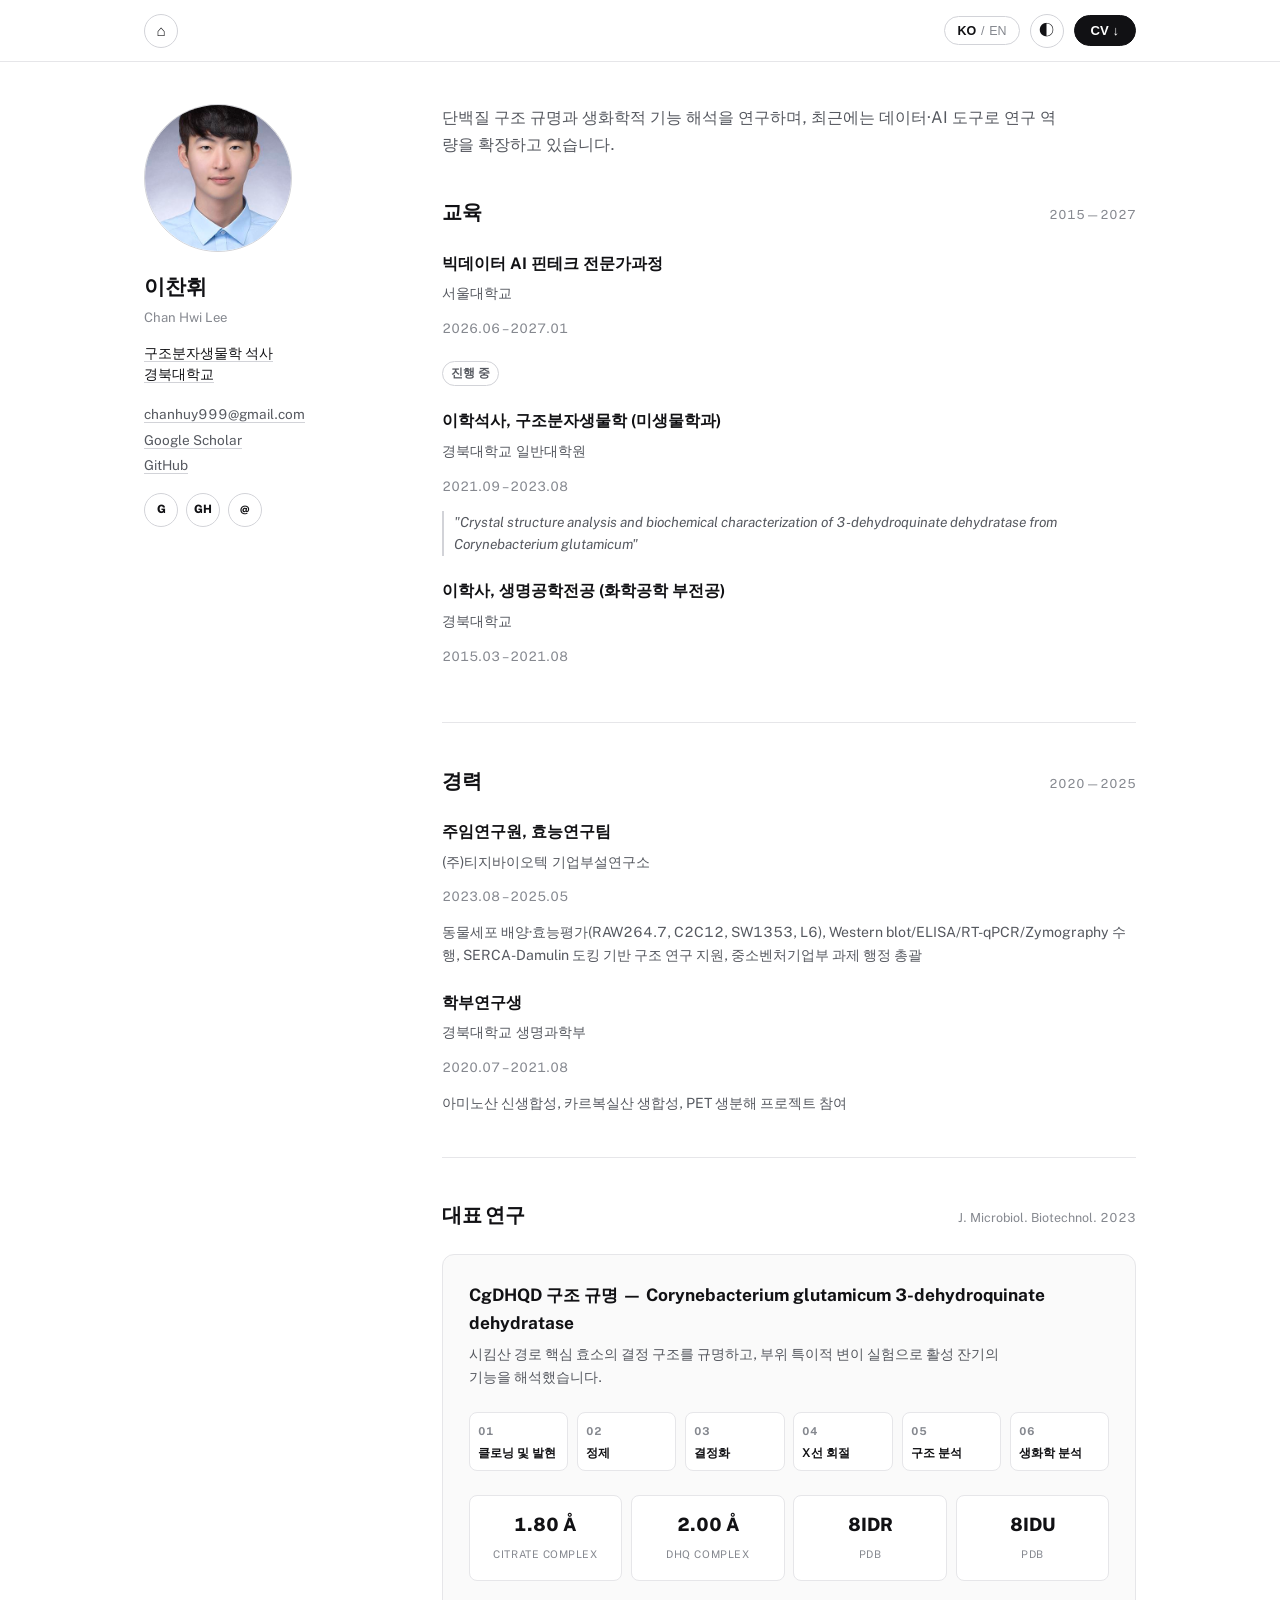
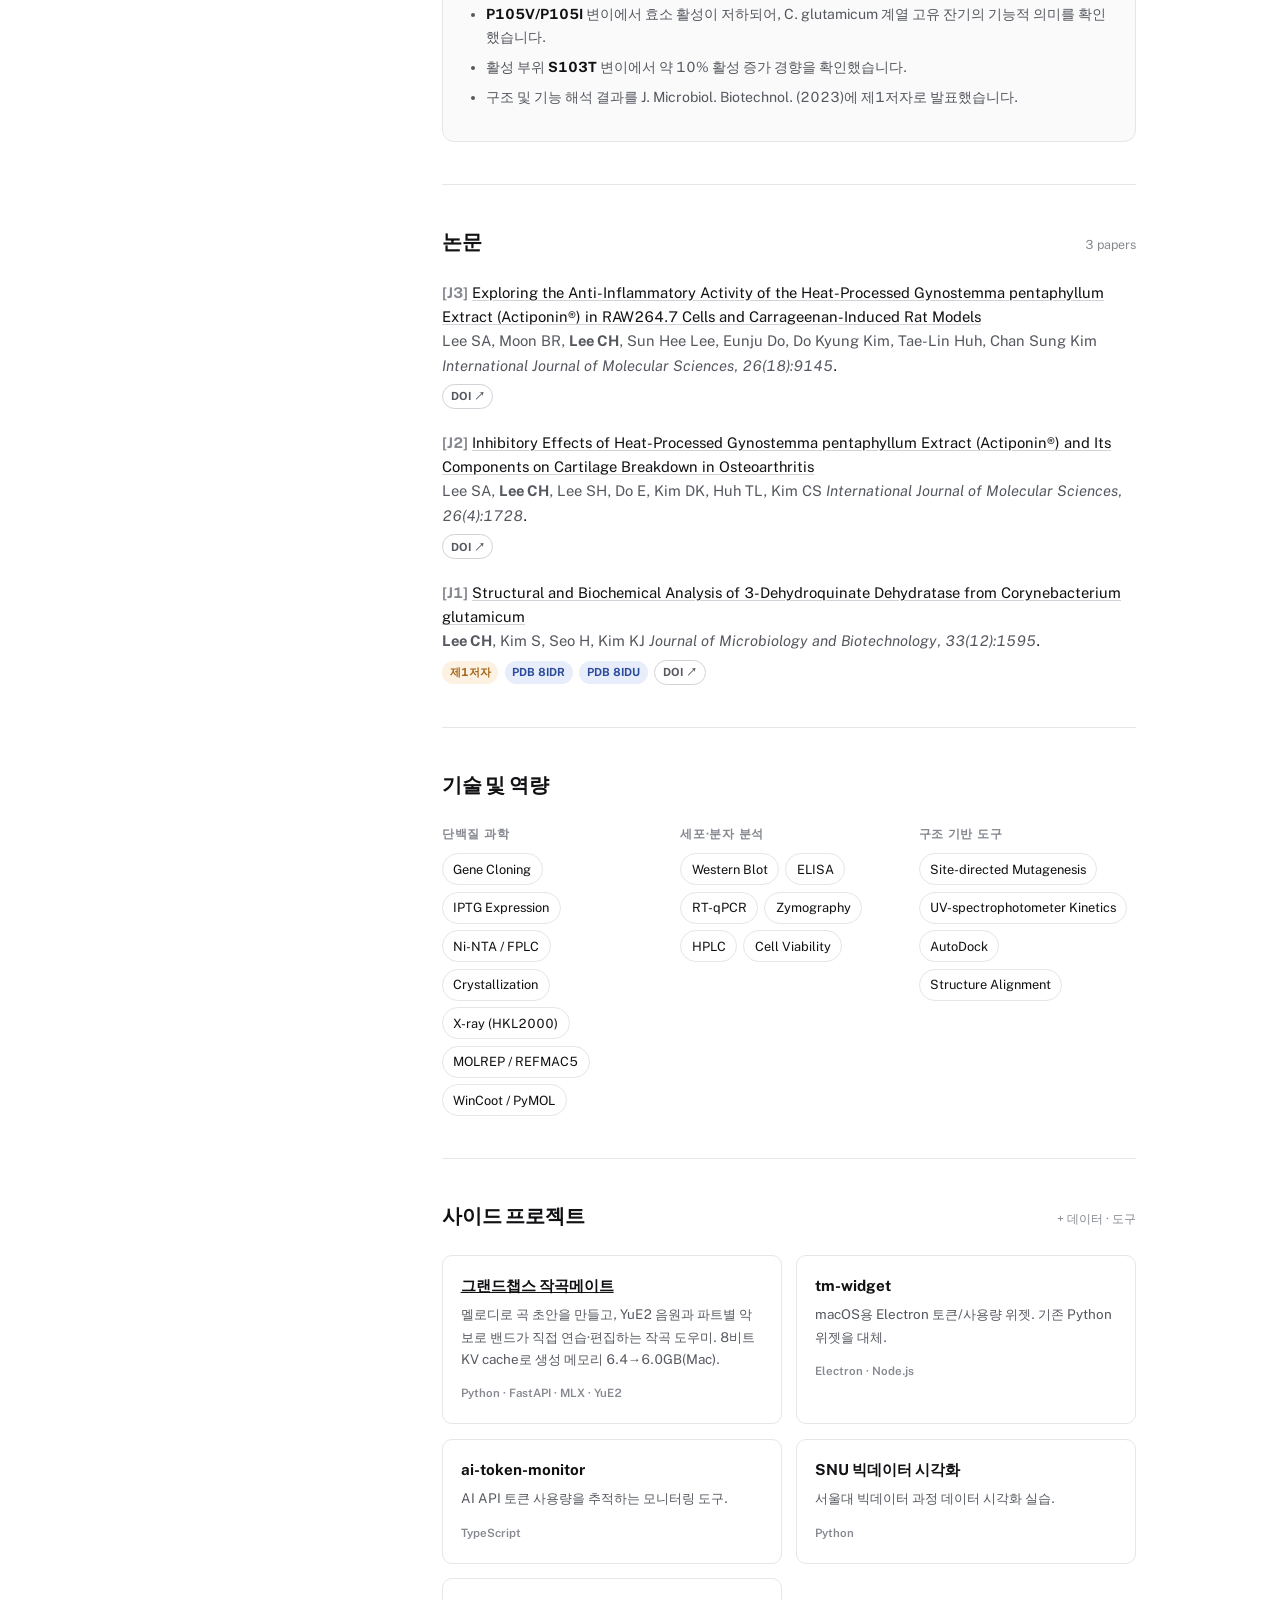
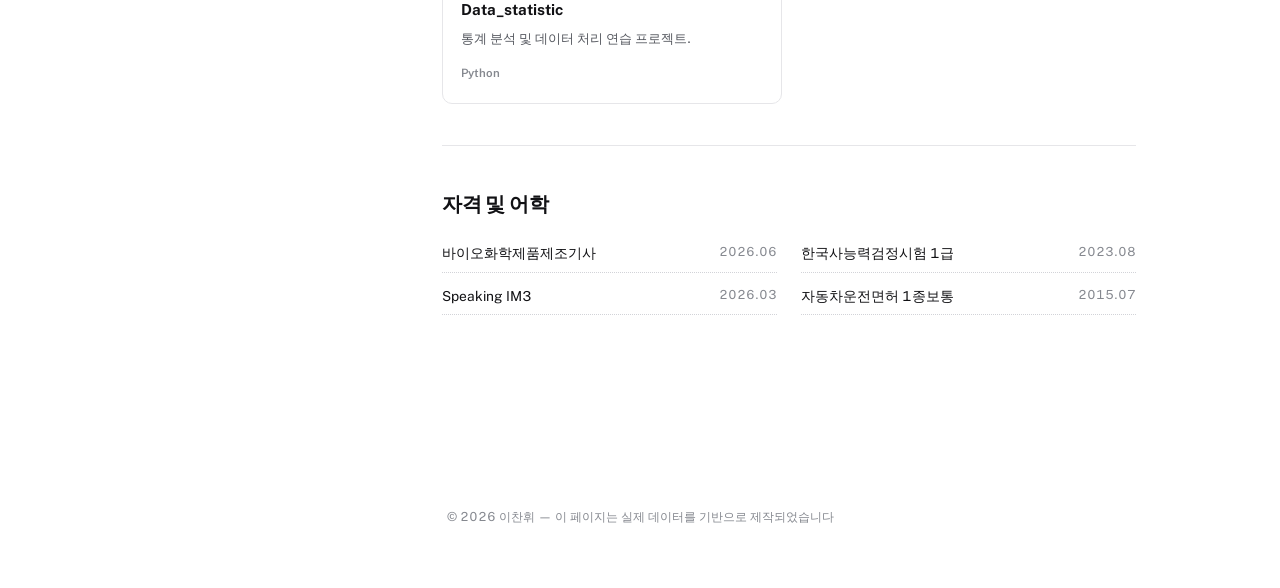
<file: index.html>
<!DOCTYPE html>
<html lang="ko">
<head>
  <meta charset="UTF-8" />
  <meta name="viewport" content="width=device-width, initial-scale=1.0" />
  <meta name="description" content="이찬휘 — 구조분자생물학 연구자 포트폴리오" />
  <title>이찬휘 | Chan Hwi Lee</title>
  <link rel="preconnect" href="https://fonts.googleapis.com">
  <link rel="preconnect" href="https://fonts.gstatic.com" crossorigin>
  <link href="https://fonts.googleapis.com/css2?family=Public+Sans:wght@400;500;600;700;800&display=swap" rel="stylesheet">
  <link rel="stylesheet" href="styles.css" />
</head>
<body>
  <div class="topbar">
    <div class="topbar-inner">
      <button class="icon-btn" onclick="window.scrollTo({top:0,behavior:'smooth'})" aria-label="Top">⌂</button>
      <div class="topnav-right">
        <button class="lang-toggle" id="langToggle">
          <span id="langKo">KO</span><span class="dim">/</span><span id="langEn">EN</span>
        </button>
        <button class="icon-btn" id="themeToggle" aria-label="Toggle theme">◐</button>
        <button class="btn-cv" onclick="window.print()" data-i18n="nav.cv">CV ↓</button>
      </div>
    </div>
  </div>

  <div class="page">
    <aside class="sidebar">
      <div class="photo-wrap">
        <img src="assets/photo.jpg" alt="Chan Hwi Lee" />
      </div>
      <h1 class="sb-name" data-i18n="hero.name">이찬휘</h1>
      <p class="sb-name-en">Chan Hwi Lee</p>

      <div class="sb-block">
        <p class="sb-line" data-i18n="hero.role1">구조분자생물학 석사</p>
        <p class="sb-line" data-i18n="hero.role2">경북대학교</p>
      </div>

      <div class="sb-contact">
        <a href="mailto:chanhuy999@gmail.com">chanhuy999@gmail.com</a>
        <a href="https://scholar.google.com/citations?hl=ko&user=_7ZSTOgAAAAJ" target="_blank" rel="noreferrer">Google Scholar</a>
        <a href="https://github.com/Apollo-Chanhwi-Lee" target="_blank" rel="noreferrer">GitHub</a>
      </div>

      <div class="social-row">
        <a class="social-btn" href="https://scholar.google.com/citations?hl=ko&user=_7ZSTOgAAAAJ" target="_blank" rel="noreferrer" aria-label="Google Scholar">G</a>
        <a class="social-btn" href="https://github.com/Apollo-Chanhwi-Lee" target="_blank" rel="noreferrer" aria-label="GitHub">GH</a>
        <a class="social-btn" href="mailto:chanhuy999@gmail.com" aria-label="Email">@</a>
      </div>
    </aside>

    <main class="content">
      <p class="intro" data-i18n="hero.tagline">단백질 구조 규명과 생화학적 기능 해석을 연구하며, 최근에는 데이터·AI 도구로 연구 역량을 확장하고 있습니다.</p>

      <section class="block" id="education">
        <div class="section-head"><h2 data-i18n="edu.title">교육</h2><span class="section-note">2015 — 2027</span></div>

        <div class="entry">
          <h3 data-i18n="edu.snu.degree">빅데이터 AI 핀테크 전문가과정</h3>
          <p class="org" data-i18n="edu.snu.org">서울대학교</p>
          <p class="period">2026.06 – 2027.01</p>
          <span class="pill-tag" data-i18n="edu.snu.tag">진행 중</span>
        </div>

        <div class="entry">
          <h3 data-i18n="edu.ms.degree">이학석사, 구조분자생물학 (미생물학과)</h3>
          <p class="org" data-i18n="edu.ms.org">경북대학교 일반대학원</p>
          <p class="period">2021.09 – 2023.08</p>
          <p class="thesis" data-i18n="edu.ms.thesis">"Crystal structure analysis and biochemical characterization of 3-dehydroquinate dehydratase from Corynebacterium glutamicum"</p>
        </div>

        <div class="entry">
          <h3 data-i18n="edu.bs.degree">이학사, 생명공학전공 (화학공학 부전공)</h3>
          <p class="org" data-i18n="edu.bs.org">경북대학교</p>
          <p class="period">2015.03 – 2021.08</p>
        </div>
      </section>

      <section class="block" id="experience">
        <div class="section-head"><h2 data-i18n="exp.title">경력</h2><span class="section-note">2020 — 2025</span></div>

        <div class="entry">
          <h3 data-i18n="exp.tg.role">주임연구원, 효능연구팀</h3>
          <p class="org" data-i18n="exp.tg.org">(주)티지바이오텍 기업부설연구소</p>
          <p class="period">2023.08 – 2025.05</p>
          <p class="detail" data-i18n="exp.tg.detail">동물세포 배양·효능평가(RAW264.7, C2C12, SW1353, L6), Western blot/ELISA/RT-qPCR/Zymography 수행, SERCA-Damulin 도킹 기반 구조 연구 지원, 중소벤처기업부 과제 행정 총괄</p>
        </div>

        <div class="entry">
          <h3 data-i18n="exp.knu.role">학부연구생</h3>
          <p class="org" data-i18n="exp.knu.org">경북대학교 생명과학부</p>
          <p class="period">2020.07 – 2021.08</p>
          <p class="detail" data-i18n="exp.knu.detail">아미노산 신생합성, 카르복실산 생합성, PET 생분해 프로젝트 참여</p>
        </div>
      </section>

      <section class="block" id="research">
        <div class="section-head"><h2 data-i18n="research.title">대표 연구</h2><span class="section-note">J. Microbiol. Biotechnol. 2023</span></div>
        <div class="research-card">
          <h3 class="research-title" data-i18n="research.name">CgDHQD 구조 규명 — Corynebacterium glutamicum 3-dehydroquinate dehydratase</h3>
          <p class="research-sub" data-i18n="research.sub">시킴산 경로 핵심 효소의 결정 구조를 규명하고, 부위 특이적 변이 실험으로 활성 잔기의 기능을 해석했습니다.</p>
          <div class="pipeline" id="pipeline"></div>
          <div class="stat-row">
            <div class="stat"><span class="stat-value">1.80 Å</span><span class="stat-label" data-i18n="research.stat.citrate">Citrate complex</span></div>
            <div class="stat"><span class="stat-value">2.00 Å</span><span class="stat-label" data-i18n="research.stat.dhq">DHQ complex</span></div>
            <div class="stat"><span class="stat-value">8IDR</span><span class="stat-label">PDB</span></div>
            <div class="stat"><span class="stat-value">8IDU</span><span class="stat-label">PDB</span></div>
          </div>
          <ul class="finding-list" id="findingList"></ul>
        </div>
      </section>

      <section class="block" id="publications">
        <div class="section-head"><h2 data-i18n="pub.title">논문</h2><span class="section-note">3 papers</span></div>
        <div id="pubList"></div>
      </section>

      <section class="block" id="skills">
        <div class="section-head"><h2 data-i18n="skills.title">기술 및 역량</h2></div>
        <div class="skill-grid" id="skillGrid"></div>
      </section>

      <section class="block" id="projects">
        <div class="section-head"><h2 data-i18n="projects.title">사이드 프로젝트</h2><span class="section-note" data-i18n="projects.note">+ 데이터 · 도구</span></div>
        <div class="project-grid" id="projectGrid"></div>
      </section>

      <section class="block" id="certs">
        <div class="section-head"><h2 data-i18n="certs.title">자격 및 어학</h2></div>
        <div class="cert-grid" id="certGrid"></div>
      </section>
    </main>
  </div>

  <footer><p data-i18n="footer.note">© 2026 이찬휘 — 이 페이지는 실제 데이터를 기반으로 제작되었습니다</p></footer>

  <script src="script.js"></script>
</body>
</html>
</file>
<file: styles.css>
:root {
  --paper: #ffffff;
  --surface: #ffffff;
  --surface-2: #fafafa;
  --ink: #111114;
  --muted: #55585f;
  --muted-2: #85888f;
  --border: #e6e6e9;
  --border-strong: #d2d3d8;
  --shadow: 0 1px 2px rgba(0, 0, 0, 0.04);

  --tag-a-bg: #e8edfb;
  --tag-a-ink: #2b4c9b;
  --tag-b-bg: #fdeaf0;
  --tag-b-ink: #ad2a5d;
  --tag-c-bg: #fdf1e2;
  --tag-c-ink: #a3661a;

  --font-body: "Public Sans", "Noto Sans KR", -apple-system, BlinkMacSystemFont, "Segoe UI", sans-serif;
}

@media (prefers-color-scheme: dark) {
  :root:not([data-theme="light"]) {
    --paper: #0b0b0d;
    --surface: #111114;
    --surface-2: #16171b;
    --ink: #f1f1f3;
    --muted: #a8abb3;
    --muted-2: #7d8088;
    --border: #26272c;
    --border-strong: #35363c;
    --shadow: 0 1px 2px rgba(0, 0, 0, 0.4);

    --tag-a-bg: #1b2740;
    --tag-a-ink: #9db3ea;
    --tag-b-bg: #3a1c28;
    --tag-b-ink: #ec9cb6;
    --tag-c-bg: #372a15;
    --tag-c-ink: #e3b877;
  }
}

:root[data-theme="dark"] {
  --paper: #0b0b0d;
  --surface: #111114;
  --surface-2: #16171b;
  --ink: #f1f1f3;
  --muted: #a8abb3;
  --muted-2: #7d8088;
  --border: #26272c;
  --border-strong: #35363c;
  --shadow: 0 1px 2px rgba(0, 0, 0, 0.4);

  --tag-a-bg: #1b2740;
  --tag-a-ink: #9db3ea;
  --tag-b-bg: #3a1c28;
  --tag-b-ink: #ec9cb6;
  --tag-c-bg: #372a15;
  --tag-c-ink: #e3b877;
}

* { box-sizing: border-box; }
html { scroll-behavior: smooth; }

body {
  margin: 0;
  background: var(--paper);
  color: var(--ink);
  font-family: var(--font-body);
  line-height: 1.65;
  font-feature-settings: "tnum" 1;
  -webkit-font-smoothing: antialiased;
}

a { color: inherit; }

.topbar {
  position: sticky;
  top: 0;
  z-index: 20;
  background: color-mix(in srgb, var(--paper) 90%, transparent);
  backdrop-filter: blur(10px);
  border-bottom: 1px solid var(--border);
}

.topbar-inner {
  max-width: 1040px;
  margin: 0 auto;
  padding: 0.85rem 1.5rem;
  display: flex;
  justify-content: space-between;
  align-items: center;
  gap: 1rem;
}

.icon-btn {
  width: 34px;
  height: 34px;
  border-radius: 50%;
  border: 1px solid var(--border-strong);
  background: var(--surface);
  display: inline-flex;
  align-items: center;
  justify-content: center;
  cursor: pointer;
  color: var(--ink);
  font-size: 0.95rem;
  flex: none;
}

.icon-btn:hover { border-color: var(--ink); }

.topnav-right { display: flex; align-items: center; gap: 0.6rem; }

.lang-toggle {
  font-size: 0.78rem;
  font-weight: 600;
  border: 1px solid var(--border-strong);
  background: var(--surface);
  color: var(--ink);
  border-radius: 999px;
  padding: 0.4rem 0.8rem;
  cursor: pointer;
  display: flex;
  gap: 0.3rem;
}
.lang-toggle .dim { color: var(--muted-2); font-weight: 400; }

.btn-cv {
  background: var(--ink);
  color: var(--paper);
  border: 1px solid var(--ink);
  border-radius: 999px;
  padding: 0.42rem 1rem;
  font-size: 0.82rem;
  font-weight: 700;
  cursor: pointer;
  display: inline-flex;
  align-items: center;
  gap: 0.4rem;
}
.btn-cv:hover { opacity: 0.85; }

.page {
  max-width: 1040px;
  margin: 0 auto;
  padding: 2.6rem 1.5rem 4rem;
  display: grid;
  grid-template-columns: 250px 1fr;
  gap: 3rem;
  align-items: start;
}

.sidebar { position: sticky; top: 5rem; }

.photo-wrap {
  width: 148px;
  height: 148px;
  border-radius: 50%;
  overflow: hidden;
  border: 1px solid var(--border-strong);
  margin-bottom: 1.1rem;
}

.photo-wrap img { width: 100%; height: 100%; object-fit: cover; display: block; }

.sb-name { font-size: 1.34rem; font-weight: 800; margin: 0 0 0.15rem; letter-spacing: -0.01em; }
.sb-name-en { font-size: 0.82rem; color: var(--muted-2); margin: 0 0 0.9rem; }

.sb-line {
  font-size: 0.88rem;
  line-height: 1.5;
  margin: 0;
  text-decoration: underline;
  text-decoration-color: var(--border-strong);
  text-underline-offset: 3px;
}

.sb-block { margin-bottom: 1.1rem; }

.sb-contact { display: flex; flex-direction: column; gap: 0.2rem; margin-bottom: 1rem; }
.sb-contact a {
  font-size: 0.85rem;
  color: var(--muted);
  text-decoration: underline;
  text-decoration-color: var(--border-strong);
  text-underline-offset: 3px;
}
.sb-contact a:hover { color: var(--ink); text-decoration-color: var(--ink); }

.social-row { display: flex; gap: 0.5rem; }

.social-btn {
  width: 34px;
  height: 34px;
  border-radius: 50%;
  border: 1px solid var(--border-strong);
  display: inline-flex;
  align-items: center;
  justify-content: center;
  font-size: 0.72rem;
  font-weight: 800;
  text-decoration: none;
  color: var(--ink);
}
.social-btn:hover { border-color: var(--ink); background: var(--surface-2); }

.content { min-width: 0; }

section.block { padding-bottom: 2.6rem; margin-bottom: 2.6rem; border-bottom: 1px solid var(--border); }
section.block:last-child { border-bottom: none; }

.section-head { display: flex; align-items: baseline; justify-content: space-between; margin-bottom: 1.3rem; }
.section-head h2 { font-size: 1.28rem; font-weight: 800; margin: 0; letter-spacing: -0.01em; }
.section-note { font-size: 0.78rem; color: var(--muted-2); }

.entry { margin-bottom: 1.4rem; }
.entry:last-child { margin-bottom: 0; }
.entry h3 { font-size: 1rem; font-weight: 700; margin: 0 0 0.25rem; }
.entry .org { font-size: 0.9rem; color: var(--muted); margin: 0 0 0.35rem; }
.entry .period { font-size: 0.82rem; color: var(--muted-2); }
.entry .detail { font-size: 0.88rem; color: var(--muted); margin: 0.35rem 0 0; }
.entry .thesis {
  font-style: italic;
  font-size: 0.86rem;
  color: var(--muted);
  border-left: 2px solid var(--border-strong);
  padding-left: 0.65rem;
  margin-top: 0.5rem;
}

.pill-tag {
  display: inline-block;
  font-size: 0.72rem;
  font-weight: 700;
  padding: 0.14rem 0.5rem;
  border-radius: 999px;
  border: 1px solid var(--border-strong);
  color: var(--muted);
  margin-top: 0.5rem;
}

.research-card { background: var(--surface-2); border: 1px solid var(--border); border-radius: 12px; padding: 1.6rem; }
.research-title { font-size: 1.08rem; font-weight: 700; margin: 0 0 0.35rem; }
.research-sub { font-size: 0.88rem; color: var(--muted); margin: 0 0 1.4rem; max-width: 60ch; }

.pipeline { display: grid; grid-template-columns: repeat(6, 1fr); gap: 0.55rem; margin-bottom: 1.5rem; }
.pipe-step { border: 1px solid var(--border); background: var(--surface); border-radius: 8px; padding: 0.6rem 0.5rem; }
.pipe-num { font-size: 0.68rem; color: var(--muted-2); font-weight: 700; display: block; margin-bottom: 0.25rem; }
.pipe-label { font-size: 0.76rem; font-weight: 600; line-height: 1.3; }

.stat-row { display: grid; grid-template-columns: repeat(4, 1fr); gap: 0.55rem; margin-bottom: 1.4rem; }
.stat { text-align: center; padding: 0.85rem 0.4rem; background: var(--surface); border-radius: 8px; border: 1px solid var(--border); }
.stat-value { font-size: 1.15rem; font-weight: 800; display: block; }
.stat-label { font-size: 0.66rem; color: var(--muted-2); text-transform: uppercase; letter-spacing: 0.05em; margin-top: 0.2rem; }

.finding-list { margin: 0; padding-left: 1.1rem; font-size: 0.88rem; color: var(--muted); }
.finding-list li { margin-bottom: 0.4rem; }
.finding-list strong { color: var(--ink); }

.pub-item { margin-bottom: 1.35rem; font-size: 0.92rem; }
.pub-item:last-child { margin-bottom: 0; }
.pub-bracket { font-weight: 700; color: var(--muted-2); }
.pub-title { text-decoration: underline; text-decoration-color: var(--border-strong); text-underline-offset: 2px; }
a.pub-title:hover { text-decoration-color: var(--ink); }
.pub-authors { color: var(--muted); }
.pub-venue { font-style: italic; color: var(--muted); }

.pub-badges { margin-top: 0.4rem; display: flex; gap: 0.4rem; flex-wrap: wrap; align-items: center; }
.badge { font-size: 0.7rem; font-weight: 700; padding: 0.14rem 0.48rem; border-radius: 999px; }
.badge.tag-a { background: var(--tag-a-bg); color: var(--tag-a-ink); }
.badge.tag-b { background: var(--tag-b-bg); color: var(--tag-b-ink); }
.badge.tag-c { background: var(--tag-c-bg); color: var(--tag-c-ink); }
.badge.doi { background: transparent; border: 1px solid var(--border-strong); color: var(--muted); text-decoration: none; }
.badge.doi:hover { border-color: var(--ink); color: var(--ink); }

.skill-grid { display: grid; grid-template-columns: repeat(3, 1fr); gap: 1.3rem; }
.skill-group h3 { font-size: 0.76rem; text-transform: uppercase; letter-spacing: 0.06em; color: var(--muted-2); margin: 0 0 0.6rem; font-weight: 700; }
.skill-items { display: flex; flex-wrap: wrap; gap: 0.4rem; }
.skill-chip { font-size: 0.8rem; border: 1px solid var(--border); border-radius: 999px; padding: 0.28rem 0.65rem; }

.project-grid { display: grid; grid-template-columns: repeat(2, 1fr); gap: 0.9rem; }
.project-card { border: 1px solid var(--border); border-radius: 10px; padding: 1.1rem; }
.project-card h3 { font-size: 0.95rem; margin: 0 0 0.3rem; }
.project-card p { font-size: 0.84rem; color: var(--muted); margin: 0 0 0.6rem; }
.project-tech { font-size: 0.72rem; color: var(--muted-2); font-weight: 600; }

.cert-grid { display: grid; grid-template-columns: 1fr 1fr; gap: 0.8rem 1.5rem; }
.cert-item { display: flex; justify-content: space-between; font-size: 0.86rem; border-bottom: 1px dotted var(--border-strong); padding-bottom: 0.4rem; }
.cert-item span:last-child { color: var(--muted-2); font-size: 0.78rem; }

.intro { font-size: 1.02rem; color: var(--muted); max-width: 62ch; margin: 0 0 2.4rem; }

footer { text-align: center; padding: 2rem 0 3rem; }
footer p { font-size: 0.78rem; color: var(--muted-2); }

@media (max-width: 760px) {
  .page { grid-template-columns: 1fr; }
  .sidebar { position: static; display: flex; flex-direction: column; align-items: flex-start; }
  .pipeline { grid-template-columns: repeat(3, 1fr); }
  .stat-row { grid-template-columns: repeat(2, 1fr); }
  .skill-grid { grid-template-columns: 1fr; }
  .project-grid { grid-template-columns: 1fr; }
  .cert-grid { grid-template-columns: 1fr; }
}
</file>
